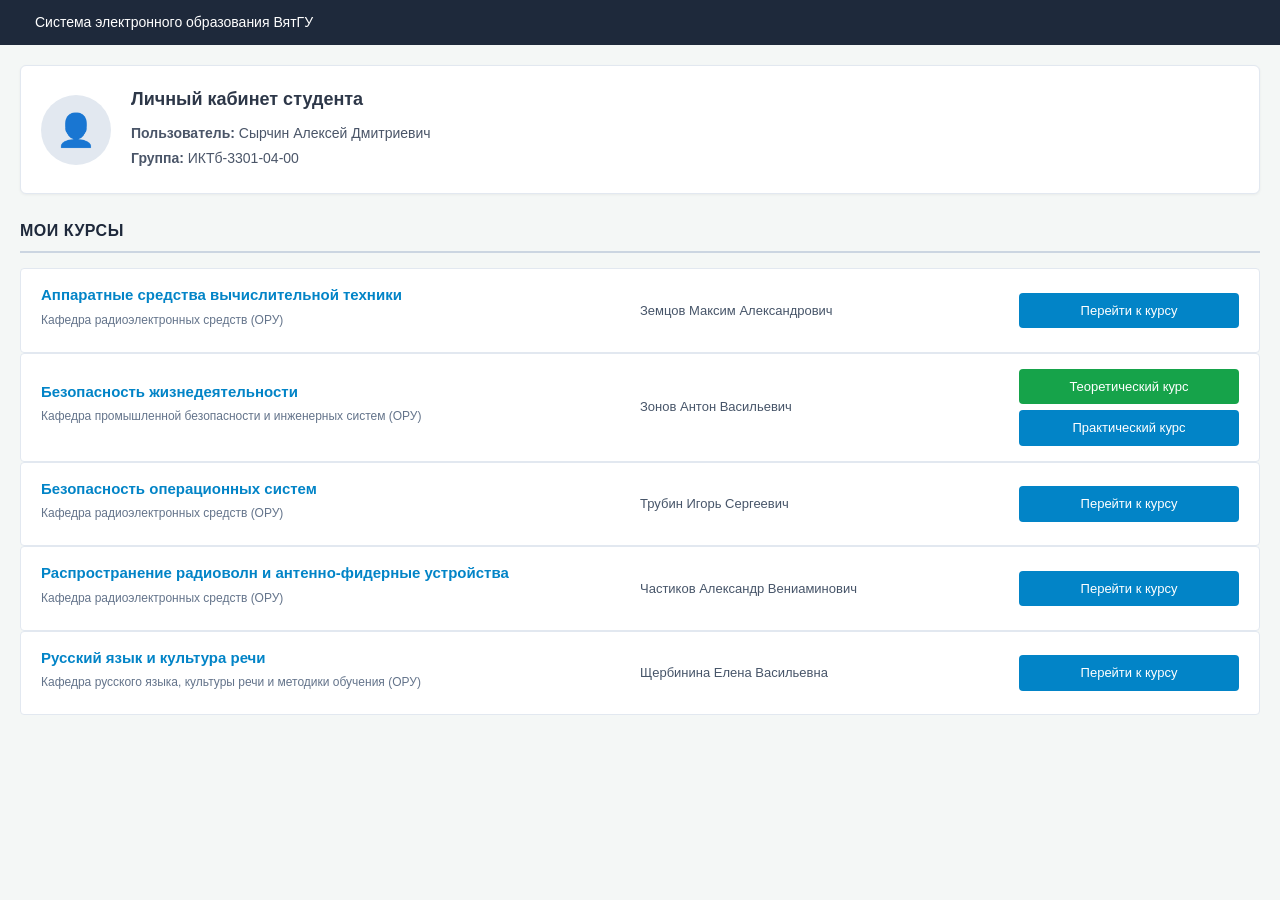
<file: index.html>
<!DOCTYPE html>
<html lang="ru">
<head>
    <meta charset="UTF-8">
    <meta name="viewport" content="width=device-width, initial-scale=1.0">
    <title>Личный кабинет | Система электронного обучения ВятГУ</title>
    <link rel="stylesheet" href="style.css">
</head>
<body>

    <header class="top-toolbar">
        <div class="toolbar-left">
            <span class="brand-name">Система электронного образования ВятГУ</span>
        </div>
    </header>

    <main class="container">
        
        <section class="profile-card">
            <div class="avatar-container">
                <div class="avatar-placeholder">👤</div>
            </div>
            <div class="profile-info">
                <h1 class="system-title">Личный кабинет студента</h1>
                <div class="student-details">
                    <p><strong>Пользователь:</strong> Сырчин Алексей Дмитриевич</p>
                    <p><strong>Группа:</strong> ИКТб-3301-04-00</p>
                </div>
            </div>
        </section>

        <div class="section-divider">
            <h2>Мои курсы</h2>
        </div>

        <section class="courses-grid">

            <div class="course-item">
                <div class="course-main">
                    <div class="course-text">
                        <h3 class="course-title">Аппаратные средства вычислительной техники</h3>
                        <p class="course-department">Кафедра радиоэлектронных средств (ОРУ)</p>
                    </div>
                </div>
                <div class="course-teacher">Земцов Максим Александрович</div>
                <div class="course-actions">
                    <a href="course.html" class="btn btn-blue">Перейти к курсу</a>
                </div>
            </div>

            <div class="course-item">
                <div class="course-main">
                    <div class="course-text">
                        <h3 class="course-title">Безопасность жизнедеятельности</h3>
                        <p class="course-department">Кафедра промышленной безопасности и инженерных систем (ОРУ)</p>
                    </div>
                </div>
                <div class="course-teacher">Зонов Антон Васильевич</div>
                <div class="course-actions double-btn">
                    <a href="coming_soon.html" class="btn btn-green">Теоретический курс</a>
                    <a href="coming_soon.html" class="btn btn-blue">Практический курс</a>
                </div>
            </div>

            <div class="course-item">
                <div class="course-main">
                    <div class="course-text">
                        <h3 class="course-title">Безопасность операционных систем</h3>
                        <p class="course-department">Кафедра радиоэлектронных средств (ОРУ)</p>
                    </div>
                </div>
                <div class="course-teacher">Трубин Игорь Сергеевич</div>
                <div class="course-actions">
                    <a href="coming_soon.html" class="btn btn-blue">Перейти к курсу</a>
                </div>
            </div>

            <div class="course-item">
                <div class="course-main">
                    <div class="course-text">
                        <h3 class="course-title">Распространение радиоволн и антенно-фидерные устройства</h3>
                        <p class="course-department">Кафедра радиоэлектронных средств (ОРУ)</p>
                    </div>
                </div>
                <div class="course-teacher">Частиков Александр Вениаминович</div>
                <div class="course-actions">
                    <a href="coming_soon.html" class="btn btn-blue">Перейти к курсу</a>
                </div>
            </div>

            <div class="course-item">
                <div class="course-main">
                    <div class="course-text">
                        <h3 class="course-title">Русский язык и культура речи</h3>
                        <p class="course-department">Кафедра русского языка, культуры речи и методики обучения (ОРУ)</p>
                    </div>
                </div>
                <div class="course-teacher">Щербинина Елена Васильевна</div>
                <div class="course-actions">
                    <a href="coming_soon.html" class="btn btn-blue">Перейти к курсу</a>
                </div>
            </div>

        </section>
    </main>

</body>
</html>
</file>
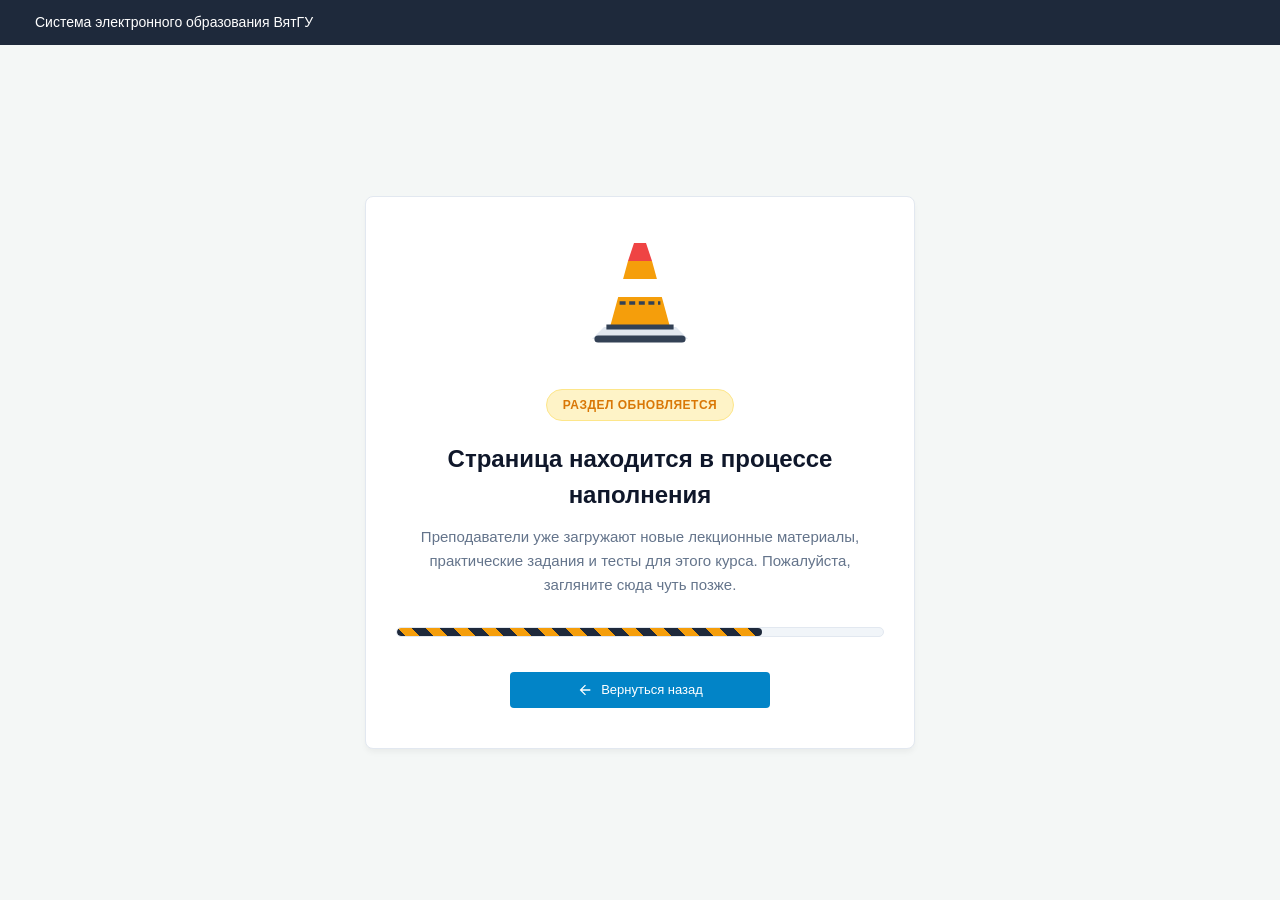
<file: coming_soon.html>
<!DOCTYPE html>
<html lang="ru">
<head>
    <meta charset="UTF-8">
    <meta name="viewport" content="width=device-width, initial-scale=1.0">
    <title>Страница в разработке | СЭО ВятГУ</title>
    <link rel="stylesheet" href="style.css">
</head>
<body>

    <header class="top-toolbar">
        <div class="toolbar-left">
            <!-- <span class="logo-icon">☰</span> -->
            <span class="brand-name">Система электронного образования ВятГУ</span>
        </div>
    </header>

    <main class="coming-soon-wrapper">
        <div class="coming-soon-card">
            
            <div class="illustration-container">
                <svg class="construction-icon" xmlns="http://www.w3.org/2000/svg" viewBox="0 0 100 100" width="120" height="120">
                    <path d="M10 85 L90 85 L80 75 L20 75 Z" fill="#e2e8f0"/>
                    <path d="M25 75 L75 75 L60 20 L40 20 Z" fill="#f59e0b"/>
                    <path d="M40 20 L60 20 L55 5 L45 5 Z" fill="#ef4444"/>
                    <path d="M31 50 L69 50 L65 35 L35 35 Z" fill="#ffffff"/>
                    <line x1="15" y1="85" x2="85" y2="85" stroke="#334155" stroke-width="6" stroke-linecap="round"/>
                    <line x1="22" y1="75" x2="78" y2="75" stroke="#334155" stroke-width="4"/>
                    <path d="M33 55 L67 55" stroke="#334155" stroke-width="3" stroke-dasharray="5 3"/>
                </svg>
            </div>

            <div class="status-badge">Раздел обновляется</div>
            
            <h1>Страница находится в процессе наполнения</h1>
            
            <p>Преподаватели уже загружают новые лекционные материалы, практические задания и тесты для этого курса. Пожалуйста, загляните сюда чуть позже.</p>
            
            <div class="progress-container">
                <div class="progress-bar"></div>
            </div>

            <a href="javascript:history.back()" class="btn btn-blue btn-with-icon">
                <svg width="16" height="16" viewBox="0 0 24 24">
                    <path d="M20 11H7.83l5.59-5.59L12 4l-8 8 8 8 1.41-1.41L7.83 13H20v-2z"/>
                </svg>
                Вернуться назад
            </a>

        </div>
    </main>

</body>
</html>
</file>
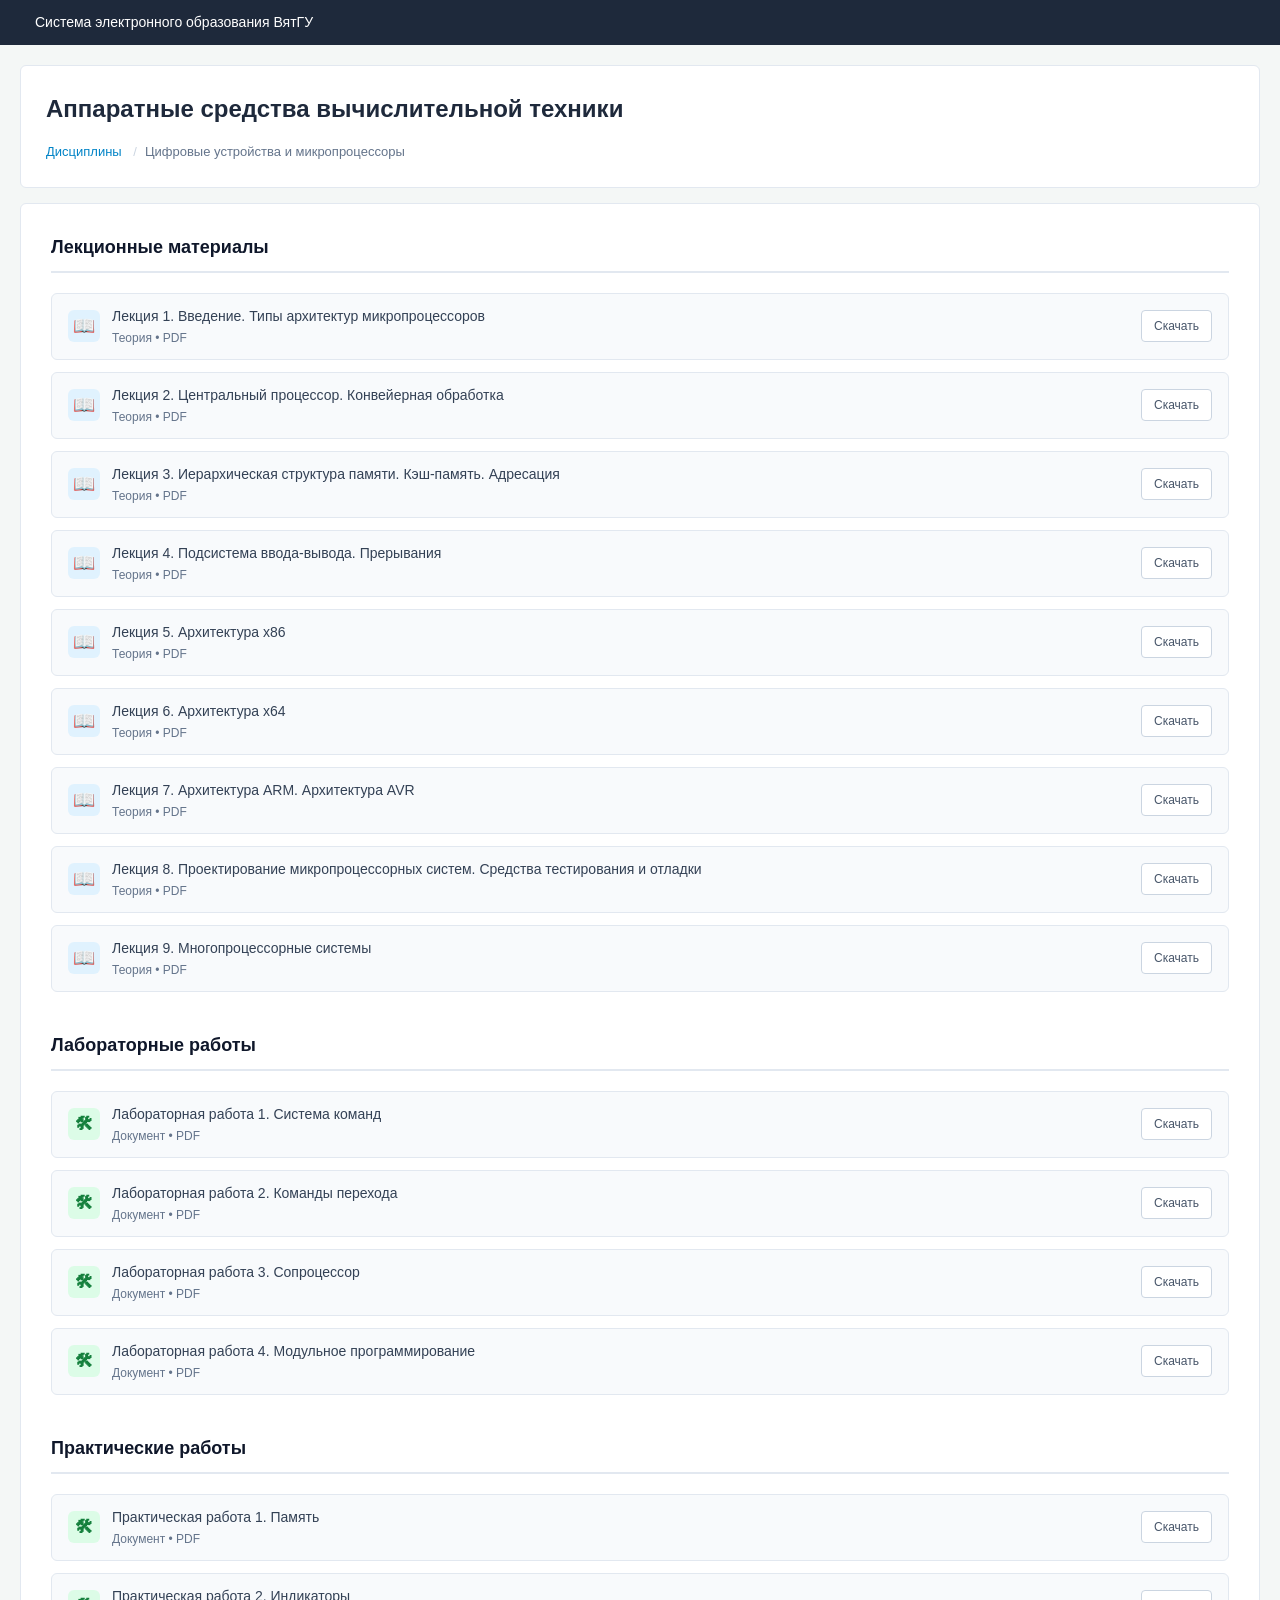
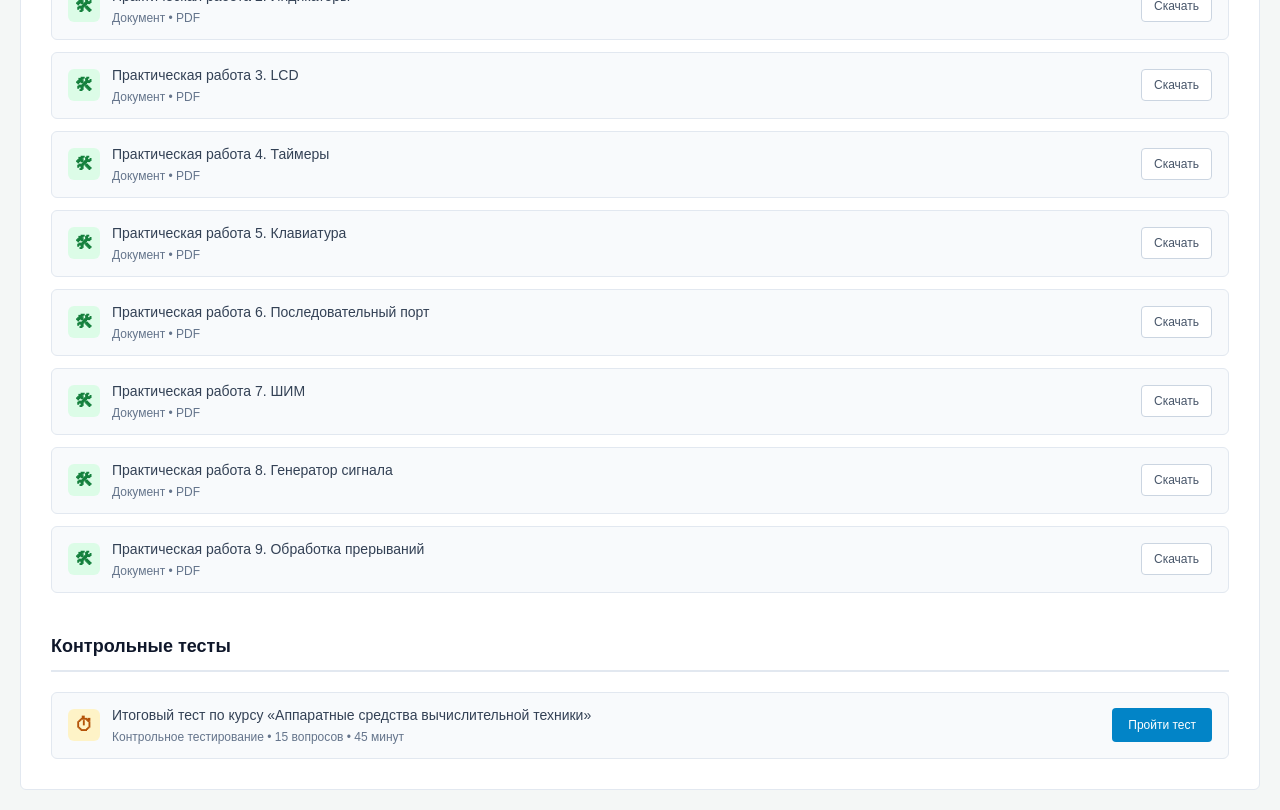
<file: course.html>
<!DOCTYPE html>
<html lang="ru">
<head>
    <meta charset="UTF-8">
    <meta name="viewport" content="width=device-width, initial-scale=1.0">
    <title>Аппаратные средства вычислительной техники</title>
    <link rel="stylesheet" href="style.css">
</head>
<body>

    <header class="top-toolbar">
        <div class="toolbar-left">
            <span class="brand-name">Система электронного образования ВятГУ</span>
        </div>
    </header>

    <main class="container">
        <section class="course-header">
            <h1 class="course-main-title">Аппаратные средства вычислительной техники</h1>
            <div class="breadcrumbs">
                <span><a href="index.html">Дисциплины</a></span>
                <span>Цифровые устройства и микропроцессоры</span>
            </div>
        </section>

        <section class="discipline-content">
            
            <div class="section-topic">
                <h2 class="topic-header">Лекционные материалы</h2>
                <div class="materials-list">
                    
                    <div class="material-row">
                        <div class="material-info">
                            <div class="material-icon icon-lecture">📖</div>
                            <div>
                                <div class="material-title">Лекция 1. Введение. Типы архитектур микропроцессоров</div>
                                <div class="material-meta">Теория • PDF</div>
                            </div>
                        </div>
                        <div class="completion-zone">
                            <a href="ЦУиМ_Лекция1.pdf" download class="btn-download">Скачать</a>
                        </div>
                    </div>

                    <div class="material-row">
                        <div class="material-info">
                            <div class="material-icon icon-lecture">📖</div>
                            <div>
                                <div class="material-title">Лекция 2. Центральный процессор. Конвейерная обработка</div>
                                <div class="material-meta">Теория • PDF</div>
                            </div>
                        </div>
                        <div class="completion-zone">
                            <a href="ЦУиМ_Лекция2.pdf" download class="btn-download">Скачать</a>
                        </div>
                    </div>

                    <div class="material-row">
                        <div class="material-info">
                            <div class="material-icon icon-lecture">📖</div>
                            <div>
                                <div class="material-title">Лекция 3. Иерархическая структура памяти. Кэш-память. Адресация</div>
                                <div class="material-meta">Теория • PDF</div>
                            </div>
                        </div>
                        <div class="completion-zone">
                            <a href="ЦУиМ_Лекция3.pdf" download class="btn-download">Скачать</a>
                        </div>
                    </div>

                    <div class="material-row">
                        <div class="material-info">
                            <div class="material-icon icon-lecture">📖</div>
                            <div>
                                <div class="material-title">Лекция 4. Подсистема ввода-вывода. Прерывания</div>
                                <div class="material-meta">Теория • PDF</div>
                            </div>
                        </div>
                        <div class="completion-zone">
                            <a href="ЦУиМ_Лекция4.pdf" download class="btn-download">Скачать</a>
                        </div>
                    </div>

                    <div class="material-row">
                        <div class="material-info">
                            <div class="material-icon icon-lecture">📖</div>
                            <div>
                                <div class="material-title">Лекция 5. Архитектура x86</div>
                                <div class="material-meta">Теория • PDF</div>
                            </div>
                        </div>
                        <div class="completion-zone">
                            <a href="ЦУиМ_Лекция5.pdf" download class="btn-download">Скачать</a>
                        </div>
                    </div>

                    <div class="material-row">
                        <div class="material-info">
                            <div class="material-icon icon-lecture">📖</div>
                            <div>
                                <div class="material-title">Лекция 6. Архитектура x64</div>
                                <div class="material-meta">Теория • PDF</div>
                            </div>
                        </div>
                        <div class="completion-zone">
                            <a href="ЦУиМ_Лекция6.pdf" download class="btn-download">Скачать</a>
                        </div>
                    </div>

                    <div class="material-row">
                        <div class="material-info">
                            <div class="material-icon icon-lecture">📖</div>
                            <div>
                                <div class="material-title">Лекция 7. Архитектура ARM. Архитектура AVR</div>
                                <div class="material-meta">Теория • PDF</div>
                            </div>
                        </div>
                        <div class="completion-zone">
                            <a href="ЦУиМ_Лекция7.pdf" download class="btn-download">Скачать</a>
                        </div>
                    </div>

                    <div class="material-row">
                        <div class="material-info">
                            <div class="material-icon icon-lecture">📖</div>
                            <div>
                                <div class="material-title">Лекция 8. Проектирование микропроцессорных систем. Средства тестирования и отладки</div>
                                <div class="material-meta">Теория • PDF</div>
                            </div>
                        </div>
                        <div class="completion-zone">
                            <a href="ЦУиМ_Лекция8.pdf" download class="btn-download">Скачать</a>
                        </div>
                    </div>

                    <div class="material-row">
                        <div class="material-info">
                            <div class="material-icon icon-lecture">📖</div>
                            <div>
                                <div class="material-title">Лекция 9. Многопроцессорные системы</div>
                                <div class="material-meta">Теория • PDF</div>
                            </div>
                        </div>
                        <div class="completion-zone">
                            <a href="ЦУиМ_Лекция9.pdf" download class="btn-download">Скачать</a>
                        </div>
                    </div>

                </div>
            </div>
            
            <div class="section-topic" style="margin-top: 40px;">
                <h2 class="topic-header">Лабораторные работы</h2>
                <div class="materials-list">
                    
                    <div class="material-row">
                        <div class="material-info">
                            <div class="material-icon icon-practice">🛠</div>
                            <div>
                                <div class="material-title">Лабораторная работа 1. Система команд</div>
                                <div class="material-meta">Документ • PDF</div>
                            </div>
                        </div>
                        <div class="completion-zone">
                            <a href="Лабораторная работа 1 Система команд.pdf" download class="btn-download">Скачать</a>
                        </div>
                    </div>

                    <div class="material-row">
                        <div class="material-info">
                            <div class="material-icon icon-practice">🛠</div>
                            <div>
                                <div class="material-title">Лабораторная работа 2. Команды перехода</div>
                                <div class="material-meta">Документ • PDF</div>
                            </div>
                        </div>
                        <div class="completion-zone">
                            <a href="Лабораторная работа 2 Команды перехода.pdf" download class="btn-download">Скачать</a>
                        </div>
                    </div>

                    <div class="material-row">
                        <div class="material-info">
                            <div class="material-icon icon-practice">🛠</div>
                            <div>
                                <div class="material-title">Лабораторная работа 3. Сопроцессор</div>
                                <div class="material-meta">Документ • PDF</div>
                            </div>
                        </div>
                        <div class="completion-zone">
                            <a href="Лабораторная работа 3 Сопроцессор.pdf" download class="btn-download">Скачать</a>
                        </div>
                    </div>

                    <div class="material-row">
                        <div class="material-info">
                            <div class="material-icon icon-practice">🛠</div>
                            <div>
                                <div class="material-title">Лабораторная работа 4. Модульное программирование</div>
                                <div class="material-meta">Документ • PDF</div>
                            </div>
                        </div>
                        <div class="completion-zone">
                            <a href="Лабораторная работа 4 Модульное программирование.pdf" download class="btn-download">Скачать</a>
                        </div>
                    </div>

                </div>
            </div>

            <div class="section-topic" style="margin-top: 40px;">
                <h2 class="topic-header">Практические работы</h2>
                <div class="materials-list">
                    
                    <div class="material-row">
                        <div class="material-info">
                            <div class="material-icon icon-practice">🛠</div>
                            <div>
                                <div class="material-title">Практическая работа 1. Память</div>
                                <div class="material-meta">Документ • PDF</div>
                            </div>
                        </div>
                        <div class="completion-zone">
                            <a href="Практическая работа 1. Память.pdf" download class="btn-download">Скачать</a>
                        </div>
                    </div>

                    <div class="material-row">
                        <div class="material-info">
                            <div class="material-icon icon-practice">🛠</div>
                            <div>
                                <div class="material-title">Практическая работа 2. Индикаторы</div>
                                <div class="material-meta">Документ • PDF</div>
                            </div>
                        </div>
                        <div class="completion-zone">
                            <a href="Практическая работа 2. Индикаторы.pdf" download class="btn-download">Скачать</a>
                        </div>
                    </div>

                    <div class="material-row">
                        <div class="material-info">
                            <div class="material-icon icon-practice">🛠</div>
                            <div>
                                <div class="material-title">Практическая работа 3. LCD</div>
                                <div class="material-meta">Документ • PDF</div>
                            </div>
                        </div>
                        <div class="completion-zone">
                            <a href="Практическая работа 3. LCD.pdf" download class="btn-download">Скачать</a>
                        </div>
                    </div>

                    <div class="material-row">
                        <div class="material-info">
                            <div class="material-icon icon-practice">🛠</div>
                            <div>
                                <div class="material-title">Практическая работа 4. Таймеры</div>
                                <div class="material-meta">Документ • PDF</div>
                            </div>
                        </div>
                        <div class="completion-zone">
                            <a href="Практическая работа 4. Таймеры.pdf" download class="btn-download">Скачать</a>
                        </div>
                    </div>

                    <div class="material-row">
                        <div class="material-info">
                            <div class="material-icon icon-practice">🛠</div>
                            <div>
                                <div class="material-title">Практическая работа 5. Клавиатура</div>
                                <div class="material-meta">Документ • PDF</div>
                            </div>
                        </div>
                        <div class="completion-zone">
                            <a href="Практическая работа 5. Клавиатура.pdf" download class="btn-download">Скачать</a>
                        </div>
                    </div>

                    <div class="material-row">
                        <div class="material-info">
                            <div class="material-icon icon-practice">🛠</div>
                            <div>
                                <div class="material-title">Практическая работа 6. Последовательный порт</div>
                                <div class="material-meta">Документ • PDF</div>
                            </div>
                        </div>
                        <div class="completion-zone">
                            <a href="Практическая работа 6. Последовательный порт.pdf" download class="btn-download">Скачать</a>
                        </div>
                    </div>

                    <div class="material-row">
                        <div class="material-info">
                            <div class="material-icon icon-practice">🛠</div>
                            <div>
                                <div class="material-title">Практическая работа 7. ШИМ</div>
                                <div class="material-meta">Документ • PDF</div>
                            </div>
                        </div>
                        <div class="completion-zone">
                            <a href="Практическая работа 7. ШИМ.pdf" download class="btn-download">Скачать</a>
                        </div>
                    </div>

                    <div class="material-row">
                        <div class="material-info">
                            <div class="material-icon icon-practice">🛠</div>
                            <div>
                                <div class="material-title">Практическая работа 8. Генератор сигнала</div>
                                <div class="material-meta">Документ • PDF</div>
                            </div>
                        </div>
                        <div class="completion-zone">
                            <a href="Практическая работа 8. Генератор сигнала.pdf" download class="btn-download">Скачать</a>
                        </div>
                    </div>

                    <div class="material-row">
                        <div class="material-info">
                            <div class="material-icon icon-practice">🛠</div>
                            <div>
                                <div class="material-title">Практическая работа 9. Обработка прерываний</div>
                                <div class="material-meta">Документ • PDF</div>
                            </div>
                        </div>
                        <div class="completion-zone">
                            <a href="Практическая работа 9. Обработка прерываний.pdf" download class="btn-download">Скачать</a>
                        </div>
                    </div>

                </div>
            </div>

            <div class="section-topic" style="margin-top: 40px;">
            <h2 class="topic-header">Контрольные тесты</h2>
            <div class="materials-list">
                
                <div class="material-row">
                    <div class="material-info">
                        <div class="material-icon icon-test" style="background: #fef3c7; color: #b45309;">⏱</div>
                        <div>
                            <div class="material-title">Итоговый тест по курсу «Аппаратные средства вычислительной техники»</div>
                            <div class="material-meta">Контрольное тестирование • 15 вопросов • 45 минут</div>
                        </div>
                    </div>
                    <div class="completion-zone">
                        <a href="test.html" class="btn-download" style="background: #0284c7; color: #ffffff; border: none; padding: 8px 16px;">Пройти тест</a>
                    </div>
                </div>

    </div>
</div>

        </section>
    </main>

</body>
</html>
</file>
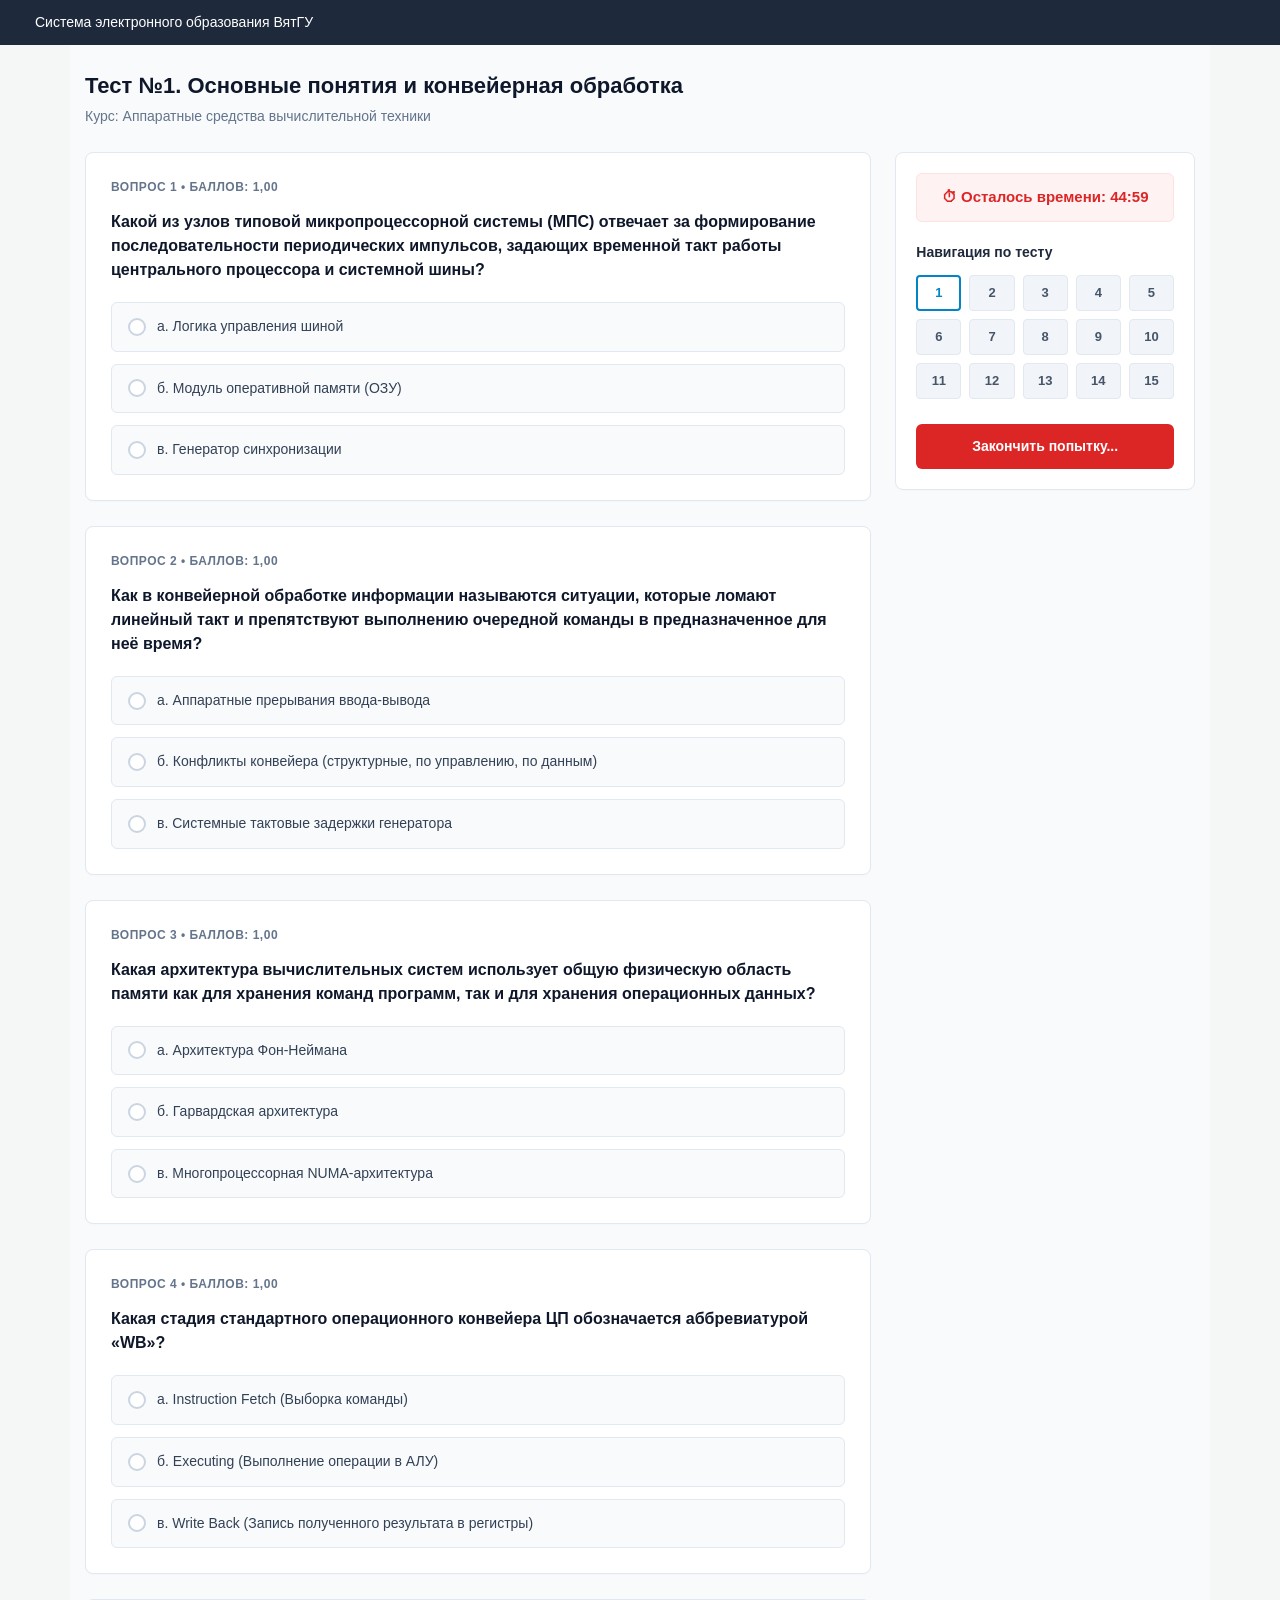
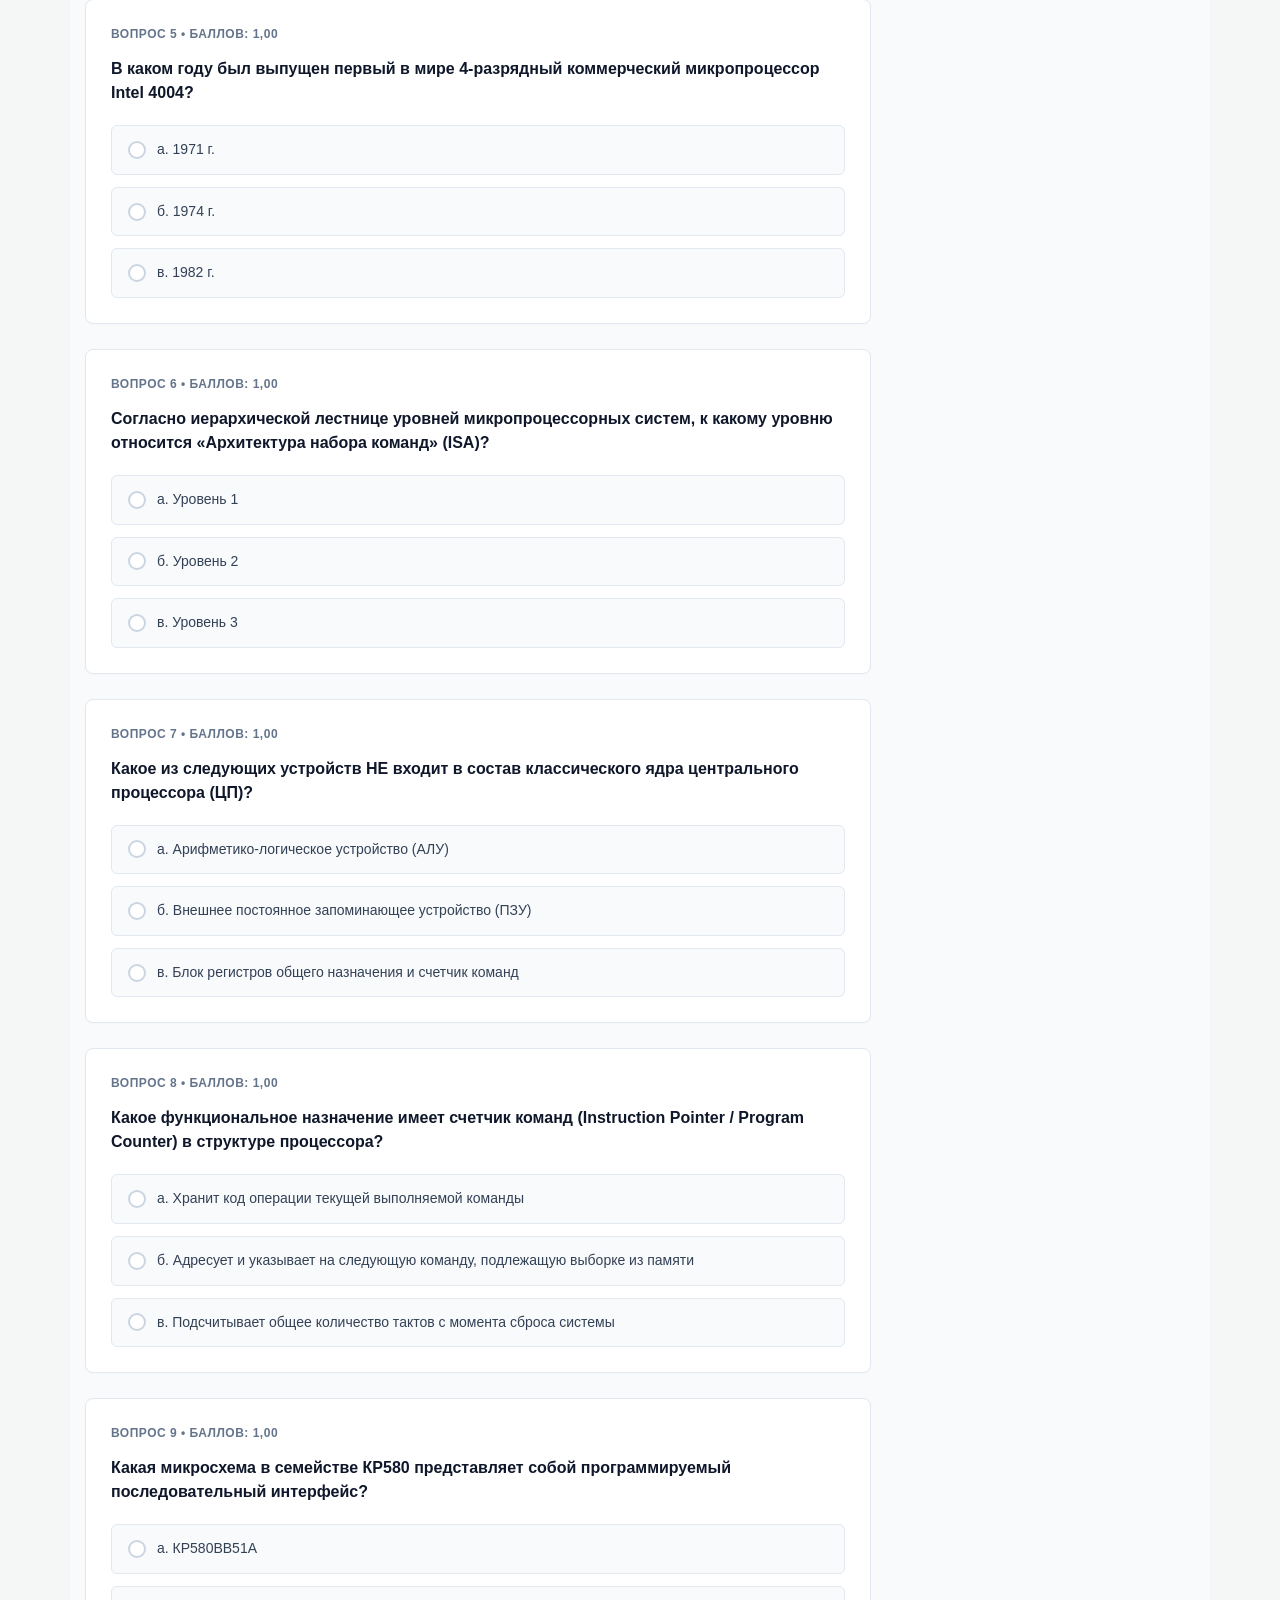
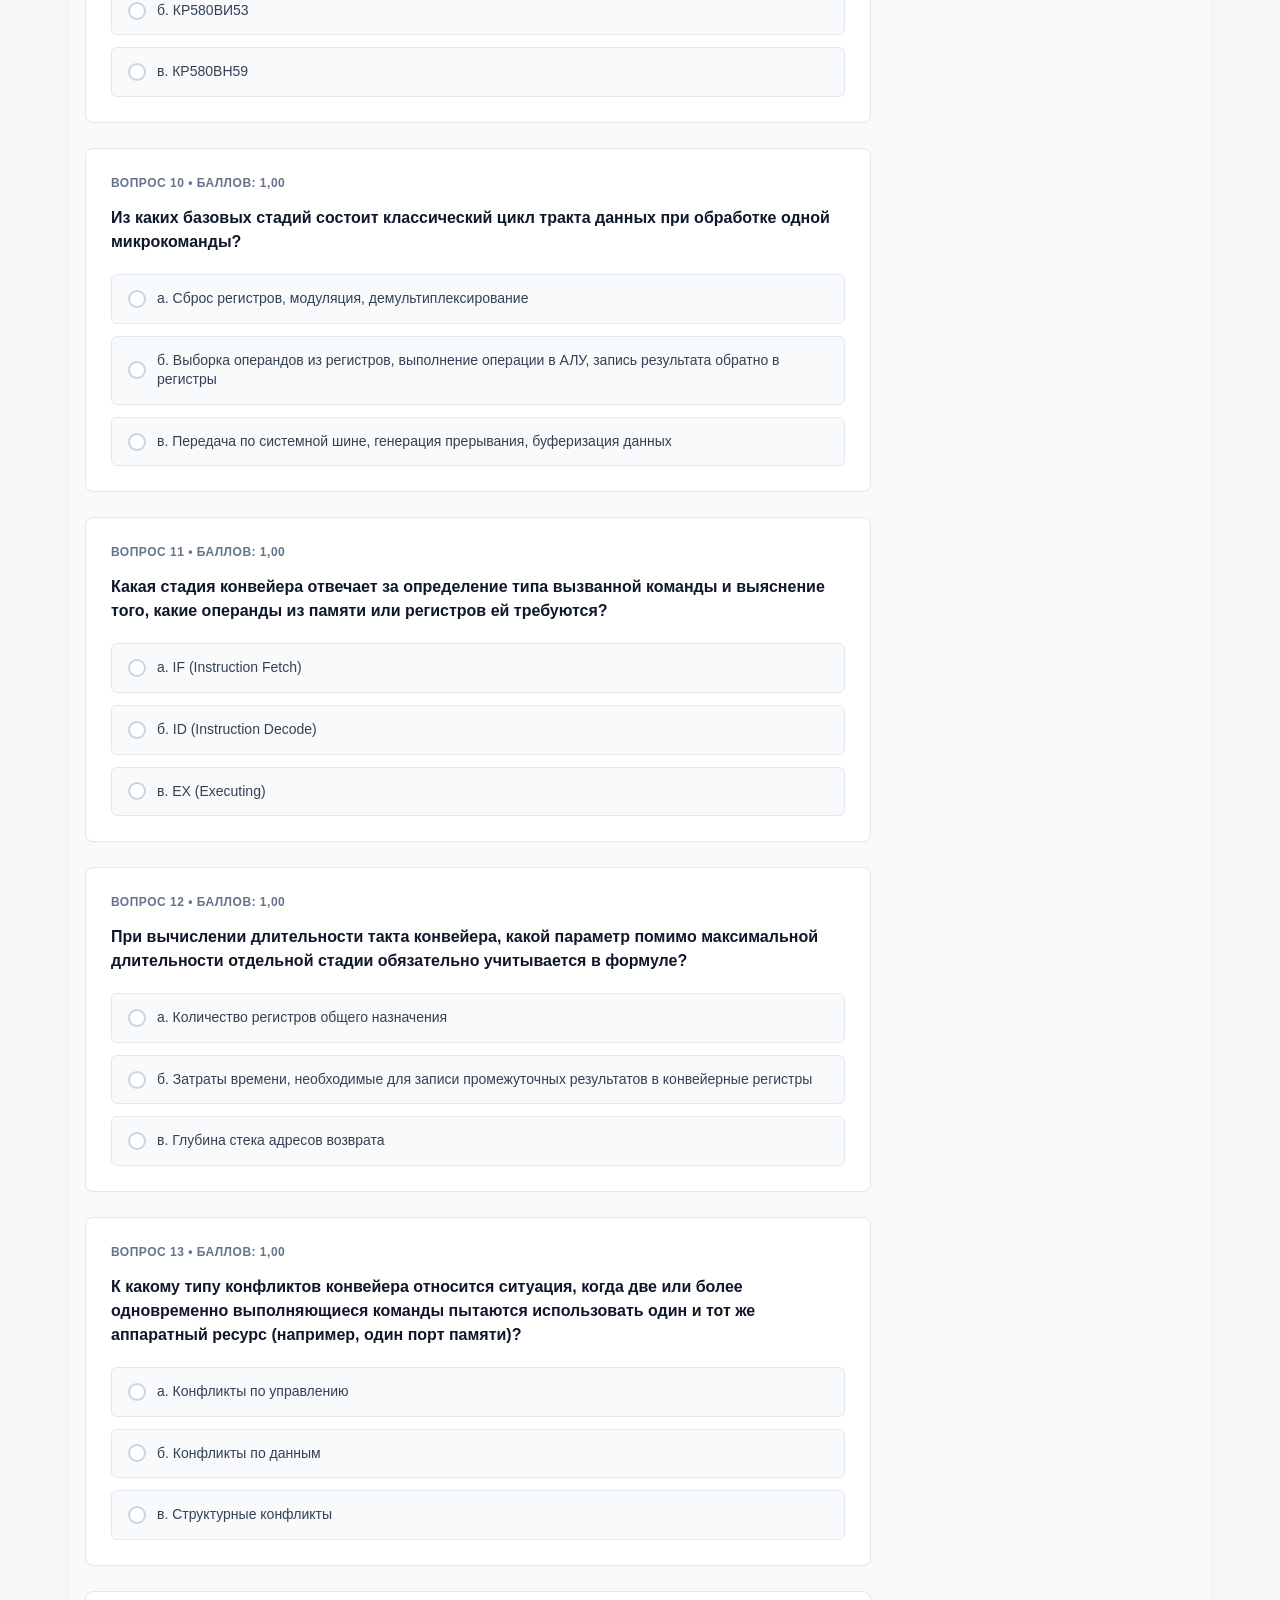
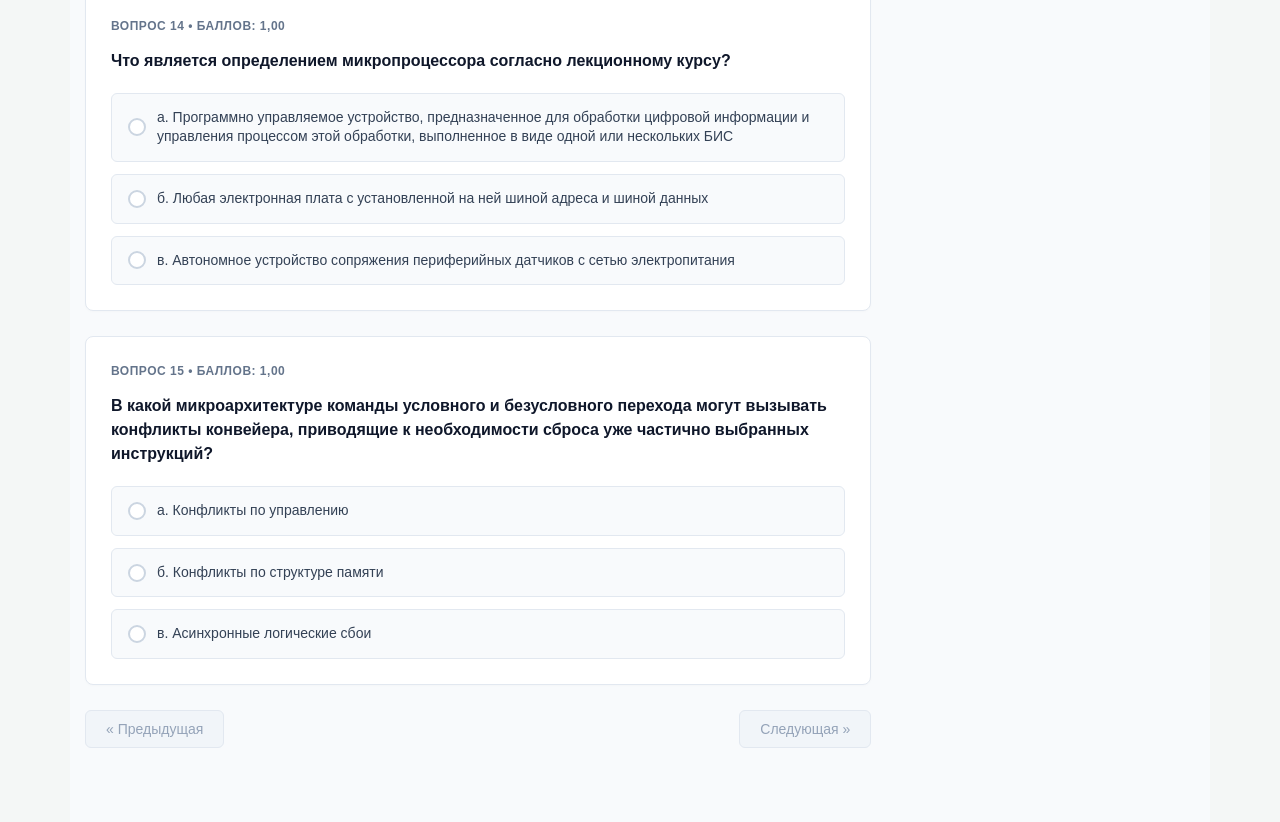
<file: test.html>
<!DOCTYPE html>
<html lang="ru">
<head>
    <meta charset="UTF-8">
    <meta name="viewport" content="width=device-width, initial-scale=1.0">
    <title>Тестирование | Система электронного образования ВятГУ</title>
    <link rel="stylesheet" href="style.css">
    
    <style>
        .test-container {
            max-width: 1140px;
            margin: 0 auto;
            padding: 24px 15px;
            font-family: -apple-system, BlinkMacSystemFont, "Segoe UI", Roboto, Helvetica, Arial, sans-serif;
            background-color: #f8fafc;
            min-height: 100vh;
        }

        .test-layout {
            display: block;
        }
        
        .test-layout::after {
            content: "";
            display: table;
            clear: both;
        }

        .questions-column {
            float: left;
            width: 73%;
            padding-right: 24px;
            box-sizing: border-box;
        }

        .navigation-column {
            float: right;
            width: 27%;
            box-sizing: border-box;
        }

        .question-card {
            background: #ffffff;
            border: 1px solid #e2e8f0;
            border-radius: 8px;
            padding: 25px;
            margin-bottom: 25px;
            box-shadow: 0 1px 3px rgba(0, 0, 0, 0.02);
        }

        .question-meta {
            font-size: 12px;
            color: #64748b;
            margin-bottom: 14px;
            font-weight: 600;
            text-transform: uppercase;
            letter-spacing: 0.5px;
        }

        .question-text {
            font-size: 16px;
            color: #0f172a;
            font-weight: 600;
            line-height: 1.5;
            margin-bottom: 20px;
        }

        .answers-group {
            display: flex;
            flex-direction: column;
            gap: 12px;
        }

        .answer-option {
            display: block;
            position: relative;
            padding: 14px 16px 14px 45px;
            background: #f8fafc;
            border: 1px solid #e2e8f0;
            border-radius: 6px;
            cursor: pointer;
            font-size: 14px;
            color: #334155;
            line-height: 1.4;
            transition: all 0.15s ease;
            user-select: none;
        }

        .answer-option:hover {
            background: #f1f5f9;
            border-color: #cbd5e1;
        }

        .answer-option input {
            position: absolute;
            opacity: 0;
            cursor: pointer;
        }

        .checkmark {
            position: absolute;
            top: 50%;
            left: 16px;
            transform: translateY(-50%);
            height: 18px;
            width: 18px;
            background-color: #ffffff;
            border: 2px solid #cbd5e1;
            border-radius: 50%;
            transition: all 0.15s ease;
        }

        .answer-option input:checked ~ .checkmark {
            border-color: #0284c7;
            background-color: #0284c7;
        }

        .checkmark::after {
            content: "";
            position: absolute;
            display: none;
            top: 4px;
            left: 4px;
            width: 6px;
            height: 6px;
            border-radius: 50%;
            background: #ffffff;
        }

        .answer-option input:checked ~ .checkmark::after {
            display: block;
        }

        .answer-option.selected-active {
            background: #f0f9ff;
            border-color: #bae6fd;
            color: #0369a1;
        }

        .nav-sticky-panel {
            background: #ffffff;
            border: 1px solid #e2e8f0;
            border-radius: 8px;
            padding: 20px;
            box-shadow: 0 1px 3px rgba(0, 0, 0, 0.02);
            position: sticky;
            top: 20px;
        }

        .timer-box {
            background: #fef2f2;
            border: 1px solid #fee2e2;
            border-radius: 6px;
            padding: 12px;
            text-align: center;
            color: #dc2626;
            font-weight: 700;
            font-size: 15px;
            margin-bottom: 20px;
        }

        .nav-title {
            font-size: 14px;
            font-weight: 600;
            color: #1e293b;
            margin-bottom: 12px;
        }

        .questions-grid {
            display: grid;
            grid-template-columns: repeat(5, 1fr);
            gap: 8px;
            margin-bottom: 25px;
        }

        .grid-item {
            display: flex;
            align-items: center;
            justify-content: center;
            height: 36px;
            background: #f1f5f9;
            border: 1px solid #e2e8f0;
            border-radius: 4px;
            font-size: 13px;
            font-weight: 600;
            color: #475569;
            text-decoration: none;
            transition: all 0.15s;
        }

        .grid-item:hover {
            background: #e2e8f0;
        }

        .grid-item.current {
            border: 2px solid #0284c7;
            color: #0284c7;
            background: #ffffff;
        }

        .grid-item.answered {
            background: #cbd5e1;
            border-color: #94a3b8;
            color: #1e293b;
        }

        .btn-finish-test {
            display: block;
            width: 100%;
            background: #dc2626;
            color: #ffffff;
            text-align: center;
            padding: 12px;
            border-radius: 6px;
            font-size: 14px;
            font-weight: 600;
            text-decoration: none;
            transition: background 0.15s;
            border: none;
            cursor: pointer;
            box-sizing: border-box;
        }

        .btn-finish-test:hover {
            background: #b91c1c;
        }

        .bottom-actions {
            display: flex;
            justify-content: space-between;
            margin-bottom: 50px;
        }

        .btn-nav-step {
            background: #f1f5f9;
            border: 1px solid #e2e8f0;
            color: #94a3b8;
            padding: 10px 20px;
            border-radius: 6px;
            font-size: 14px;
            font-weight: 500;
            cursor: not-allowed;
        }
    </style>
</head>
<body>

    <header class="top-toolbar">
        <div class="toolbar-left">
            <span class="brand-name">Система электронного образования ВятГУ</span>
        </div>
    </header>

    <div class="test-container">
        
        <div style="margin-bottom: 25px;">
            <h1 style="font-size: 22px; color: #0f172a; font-weight: 700; margin-bottom: 4px;">
                Тест №1. Основные понятия и конвейерная обработка
            </h1>
            <p style="font-size: 14px; color: #64748b;">
                Курс: Аппаратные средства вычислительной техники
            </p>
        </div>

        <div class="test-layout">
            
            <main class="questions-column">
                <form id="quizForm">
                    
                    <div class="question-card" id="q1">
                        <div class="question-meta">Вопрос 1 • Баллов: 1,00</div>
                        <div class="question-text">
                            Какой из узлов типовой микропроцессорной системы (МПС) отвечает за формирование последовательности периодических импульсов, задающих временной такт работы центрального процессора и системной шины?
                        </div>
                        <div class="answers-group">
                            <label class="answer-option">
                                <input type="radio" name="question1" value="a" onchange="markAnswered(1)">
                                <span class="checkmark"></span>
                                а. Логика управления шиной
                            </label>
                            <label class="answer-option">
                                <input type="radio" name="question1" value="b" onchange="markAnswered(1)">
                                <span class="checkmark"></span>
                                б. Модуль оперативной памяти (ОЗУ)
                            </label>
                            <label class="answer-option">
                                <input type="radio" name="question1" value="c" onchange="markAnswered(1)">
                                <span class="checkmark"></span>
                                в. Генератор синхронизации
                            </label>
                        </div>
                    </div>

                    <div class="question-card" id="q2">
                        <div class="question-meta">Вопрос 2 • Баллов: 1,00</div>
                        <div class="question-text">
                            Как в конвейерной обработке информации называются ситуации, которые ломают линейный такт и препятствуют выполнению очередной команды в предназначенное для неё время?
                        </div>
                        <div class="answers-group">
                            <label class="answer-option">
                                <input type="radio" name="question2" value="a" onchange="markAnswered(2)">
                                <span class="checkmark"></span>
                                а. Аппаратные прерывания ввода-вывода
                            </label>
                            <label class="answer-option">
                                <input type="radio" name="question2" value="b" onchange="markAnswered(2)">
                                <span class="checkmark"></span>
                                б. Конфликты конвейера (структурные, по управлению, по данным)
                            </label>
                            <label class="answer-option">
                                <input type="radio" name="question2" value="c" onchange="markAnswered(2)">
                                <span class="checkmark"></span>
                                в. Системные тактовые задержки генератора
                            </label>
                        </div>
                    </div>

                    <div class="question-card" id="q3">
                        <div class="question-meta">Вопрос 3 • Баллов: 1,00</div>
                        <div class="question-text">
                            Какая архитектура вычислительных систем использует общую физическую область памяти как для хранения команд программ, так и для хранения операционных данных?
                        </div>
                        <div class="answers-group">
                            <label class="answer-option">
                                <input type="radio" name="question3" value="a" onchange="markAnswered(3)">
                                <span class="checkmark"></span>
                                а. Архитектура Фон-Неймана
                            </label>
                            <label class="answer-option">
                                <input type="radio" name="question3" value="b" onchange="markAnswered(3)">
                                <span class="checkmark"></span>
                                б. Гарвардская архитектура
                            </label>
                            <label class="answer-option">
                                <input type="radio" name="question3" value="c" onchange="markAnswered(3)">
                                <span class="checkmark"></span>
                                в. Многопроцессорная NUMA-архитектура
                            </label>
                        </div>
                    </div>

                    <div class="question-card" id="q4">
                        <div class="question-meta">Вопрос 4 • Баллов: 1,00</div>
                        <div class="question-text">
                            Какая стадия стандартного операционного конвейера ЦП обозначается аббревиатурой «WB»?
                        </div>
                        <div class="answers-group">
                            <label class="answer-option">
                                <input type="radio" name="question4" value="a" onchange="markAnswered(4)">
                                <span class="checkmark"></span>
                                а. Instruction Fetch (Выборка команды)
                            </label>
                            <label class="answer-option">
                                <input type="radio" name="question4" value="b" onchange="markAnswered(4)">
                                <span class="checkmark"></span>
                                б. Executing (Выполнение операции в АЛУ)
                            </label>
                            <label class="answer-option">
                                <input type="radio" name="question4" value="c" onchange="markAnswered(4)">
                                <span class="checkmark"></span>
                                в. Write Back (Запись полученного результата в регистры)
                            </label>
                        </div>
                    </div>

                    <div class="question-card" id="q5">
                        <div class="question-meta">Вопрос 5 • Баллов: 1,00</div>
                        <div class="question-text">
                            В каком году был выпущен первый в мире 4-разрядный коммерческий микропроцессор Intel 4004?
                        </div>
                        <div class="answers-group">
                            <label class="answer-option">
                                <input type="radio" name="question5" value="a" onchange="markAnswered(5)">
                                <span class="checkmark"></span>
                                а. 1971 г.
                            </label>
                            <label class="answer-option">
                                <input type="radio" name="question5" value="b" onchange="markAnswered(5)">
                                <span class="checkmark"></span>
                                б. 1974 г.
                            </label>
                            <label class="answer-option">
                                <input type="radio" name="question5" value="c" onchange="markAnswered(5)">
                                <span class="checkmark"></span>
                                в. 1982 г.
                            </label>
                        </div>
                    </div>

                    <div class="question-card" id="q6">
                        <div class="question-meta">Вопрос 6 • Баллов: 1,00</div>
                        <div class="question-text">
                            Согласно иерархической лестнице уровней микропроцессорных систем, к какому уровню относится «Архитектура набора команд» (ISA)?
                        </div>
                        <div class="answers-group">
                            <label class="answer-option">
                                <input type="radio" name="question6" value="a" onchange="markAnswered(6)">
                                <span class="checkmark"></span>
                                а. Уровень 1
                            </label>
                            <label class="answer-option">
                                <input type="radio" name="question6" value="b" onchange="markAnswered(6)">
                                <span class="checkmark"></span>
                                б. Уровень 2
                            </label>
                            <label class="answer-option">
                                <input type="radio" name="question6" value="c" onchange="markAnswered(6)">
                                <span class="checkmark"></span>
                                в. Уровень 3
                            </label>
                        </div>
                    </div>

                    <div class="question-card" id="q7">
                        <div class="question-meta">Вопрос 7 • Баллов: 1,00</div>
                        <div class="question-text">
                            Какое из следующих устройств НЕ входит в состав классического ядра центрального процессора (ЦП)?
                        </div>
                        <div class="answers-group">
                            <label class="answer-option">
                                <input type="radio" name="question7" value="a" onchange="markAnswered(7)">
                                <span class="checkmark"></span>
                                а. Арифметико-логическое устройство (АЛУ)
                            </label>
                            <label class="answer-option">
                                <input type="radio" name="question7" value="b" onchange="markAnswered(7)">
                                <span class="checkmark"></span>
                                б. Внешнее постоянное запоминающее устройство (ПЗУ)
                            </label>
                            <label class="answer-option">
                                <input type="radio" name="question7" value="c" onchange="markAnswered(7)">
                                <span class="checkmark"></span>
                                в. Блок регистров общего назначения и счетчик команд
                            </label>
                        </div>
                    </div>

                    <div class="question-card" id="q8">
                        <div class="question-meta">Вопрос 8 • Баллов: 1,00</div>
                        <div class="question-text">
                            Какое функциональное назначение имеет счетчик команд (Instruction Pointer / Program Counter) в структуре процессора?
                        </div>
                        <div class="answers-group">
                            <label class="answer-option">
                                <input type="radio" name="question8" value="a" onchange="markAnswered(8)">
                                <span class="checkmark"></span>
                                а. Хранит код операции текущей выполняемой команды
                            </label>
                            <label class="answer-option">
                                <input type="radio" name="question8" value="b" onchange="markAnswered(8)">
                                <span class="checkmark"></span>
                                б. Адресует и указывает на следующую команду, подлежащую выборке из памяти
                            </label>
                            <label class="answer-option">
                                <input type="radio" name="question8" value="c" onchange="markAnswered(8)">
                                <span class="checkmark"></span>
                                в. Подсчитывает общее количество тактов с момента сброса системы
                            </label>
                        </div>
                    </div>

                    <div class="question-card" id="q9">
                        <div class="question-meta">Вопрос 9 • Баллов: 1,00</div>
                        <div class="question-text">
                            Какая микросхема в семействе КР580 представляет собой программируемый последовательный интерфейс?
                        </div>
                        <div class="answers-group">
                            <label class="answer-option">
                                <input type="radio" name="question9" value="a" onchange="markAnswered(9)">
                                <span class="checkmark"></span>
                                а. КР580ВВ51А
                            </label>
                            <label class="answer-option">
                                <input type="radio" name="question9" value="b" onchange="markAnswered(9)">
                                <span class="checkmark"></span>
                                б. КР580ВИ53
                            </label>
                            <label class="answer-option">
                                <input type="radio" name="question9" value="c" onchange="markAnswered(9)">
                                <span class="checkmark"></span>
                                в. КР580ВН59
                            </label>
                        </div>
                    </div>

                    <div class="question-card" id="q10">
                        <div class="question-meta">Вопрос 10 • Баллов: 1,00</div>
                        <div class="question-text">
                            Из каких базовых стадий состоит классический цикл тракта данных при обработке одной микрокоманды?
                        </div>
                        <div class="answers-group">
                            <label class="answer-option">
                                <input type="radio" name="question10" value="a" onchange="markAnswered(10)">
                                <span class="checkmark"></span>
                                а. Сброс регистров, модуляция, демультиплексирование
                            </label>
                            <label class="answer-option">
                                <input type="radio" name="question10" value="b" onchange="markAnswered(10)">
                                <span class="checkmark"></span>
                                б. Выборка операндов из регистров, выполнение операции в АЛУ, запись результата обратно в регистры
                            </label>
                            <label class="answer-option">
                                <input type="radio" name="question10" value="c" onchange="markAnswered(10)">
                                <span class="checkmark"></span>
                                в. Передача по системной шине, генерация прерывания, буферизация данных
                            </label>
                        </div>
                    </div>

                    <div class="question-card" id="q11">
                        <div class="question-meta">Вопрос 11 • Баллов: 1,00</div>
                        <div class="question-text">
                            Какая стадия конвейера отвечает за определение типа вызванной команды и выяснение того, какие операнды из памяти или регистров ей требуются?
                        </div>
                        <div class="answers-group">
                            <label class="answer-option">
                                <input type="radio" name="question11" value="a" onchange="markAnswered(11)">
                                <span class="checkmark"></span>
                                а. IF (Instruction Fetch)
                            </label>
                            <label class="answer-option">
                                <input type="radio" name="question11" value="b" onchange="markAnswered(11)">
                                <span class="checkmark"></span>
                                б. ID (Instruction Decode)
                            </label>
                            <label class="answer-option">
                                <input type="radio" name="question11" value="c" onchange="markAnswered(11)">
                                <span class="checkmark"></span>
                                в. EX (Executing)
                            </label>
                        </div>
                    </div>

                    <div class="question-card" id="q12">
                        <div class="question-meta">Вопрос 12 • Баллов: 1,00</div>
                        <div class="question-text">
                            При вычислении длительности такта конвейера, какой параметр помимо максимальной длительности отдельной стадии обязательно учитывается в формуле?
                        </div>
                        <div class="answers-group">
                            <label class="answer-option">
                                <input type="radio" name="question12" value="a" onchange="markAnswered(12)">
                                <span class="checkmark"></span>
                                а. Количество регистров общего назначения
                            </label>
                            <label class="answer-option">
                                <input type="radio" name="question12" value="b" onchange="markAnswered(12)">
                                <span class="checkmark"></span>
                                б. Затраты времени, необходимые для записи промежуточных результатов в конвейерные регистры
                            </label>
                            <label class="answer-option">
                                <input type="radio" name="question12" value="c" onchange="markAnswered(12)">
                                <span class="checkmark"></span>
                                в. Глубина стека адресов возврата
                            </label>
                        </div>
                    </div>

                    <div class="question-card" id="q13">
                        <div class="question-meta">Вопрос 13 • Баллов: 1,00</div>
                        <div class="question-text">
                            К какому типу конфликтов конвейера относится ситуация, когда две или более одновременно выполняющиеся команды пытаются использовать один и тот же аппаратный ресурс (например, один порт памяти)?
                        </div>
                        <div class="answers-group">
                            <label class="answer-option">
                                <input type="radio" name="question13" value="a" onchange="markAnswered(13)">
                                <span class="checkmark"></span>
                                а. Конфликты по управлению
                            </label>
                            <label class="answer-option">
                                <input type="radio" name="question13" value="b" onchange="markAnswered(13)">
                                <span class="checkmark"></span>
                                б. Конфликты по данным
                            </label>
                            <label class="answer-option">
                                <input type="radio" name="question13" value="c" onchange="markAnswered(13)">
                                <span class="checkmark"></span>
                                в. Структурные конфликты
                            </label>
                        </div>
                    </div>

                    <div class="question-card" id="q14">
                        <div class="question-meta">Вопрос 14 • Баллов: 1,00</div>
                        <div class="question-text">
                            Что является определением микропроцессора согласно лекционному курсу?
                        </div>
                        <div class="answers-group">
                            <label class="answer-option">
                                <input type="radio" name="question14" value="a" onchange="markAnswered(14)">
                                <span class="checkmark"></span>
                                а. Программно управляемое устройство, предназначенное для обработки цифровой информации и управления процессом этой обработки, выполненное в виде одной или нескольких БИС
                            </label>
                            <label class="answer-option">
                                <input type="radio" name="question14" value="b" onchange="markAnswered(14)">
                                <span class="checkmark"></span>
                                б. Любая электронная плата с установленной на ней шиной адреса и шиной данных
                            </label>
                            <label class="answer-option">
                                <input type="radio" name="question14" value="c" onchange="markAnswered(14)">
                                <span class="checkmark"></span>
                                в. Автономное устройство сопряжения периферийных датчиков с сетью электропитания
                            </label>
                        </div>
                    </div>

                    <div class="question-card" id="q15">
                        <div class="question-meta">Вопрос 15 • Баллов: 1,00</div>
                        <div class="question-text">
                            В какой микроархитектуре команды условного и безусловного перехода могут вызывать конфликты конвейера, приводящие к необходимости сброса уже частично выбранных инструкций?
                        </div>
                        <div class="answers-group">
                            <label class="answer-option">
                                <input type="radio" name="question15" value="a" onchange="markAnswered(15)">
                                <span class="checkmark"></span>
                                а. Конфликты по управлению
                            </label>
                            <label class="answer-option">
                                <input type="radio" name="question15" value="b" onchange="markAnswered(15)">
                                <span class="checkmark"></span>
                                б. Конфликты по структуре памяти
                            </label>
                            <label class="answer-option">
                                <input type="radio" name="question15" value="c" onchange="markAnswered(15)">
                                <span class="checkmark"></span>
                                в. Асинхронные логические сбои
                            </label>
                        </div>
                    </div>

                </form>

                <div class="bottom-actions">
                    <button class="btn-nav-step" disabled>« Предыдущая</button>
                    <button class="btn-nav-step" disabled>Следующая »</button>
                </div>
            </main>

            <aside class="navigation-column">
                <div class="nav-sticky-panel">
                    
                    <div class="timer-box">
                        ⏱ Осталось времени: <span id="timerClock">45:00</span>
                    </div>

                    <div class="nav-title">Навигация по тесту</div>
                    
                    <div class="questions-grid">
                        <a href="#q1" class="grid-item current" id="nav-item-1">1</a>
                        <a href="#q2" class="grid-item" id="nav-item-2">2</a>
                        <a href="#q3" class="grid-item" id="nav-item-3">3</a>
                        <a href="#q4" class="grid-item" id="nav-item-4">4</a>
                        <a href="#q5" class="grid-item" id="nav-item-5">5</a>
                        <a href="#q6" class="grid-item" id="nav-item-6">6</a>
                        <a href="#q7" class="grid-item" id="nav-item-7">7</a>
                        <a href="#q8" class="grid-item" id="nav-item-8">8</a>
                        <a href="#q9" class="grid-item" id="nav-item-9">9</a>
                        <a href="#q10" class="grid-item" id="nav-item-10">10</a>
                        <a href="#q11" class="grid-item" id="nav-item-11">11</a>
                        <a href="#q12" class="grid-item" id="nav-item-12">12</a>
                        <a href="#q13" class="grid-item" id="nav-item-13">13</a>
                        <a href="#q14" class="grid-item" id="nav-item-14">14</a>
                        <a href="#q15" class="grid-item" id="nav-item-15">15</a>
                    </div>

                    <a href="course.html" class="btn-finish-test" onclick="finishQuiz()">Закончить попытку...</a>
                </div>
            </aside>

        </div>
    </div>

    <script>
        function markAnswered(questionNumber) {
            const navItem = document.getElementById('nav-item-' + questionNumber);
            if (navItem) {
                navItem.classList.add('answered');
            }

            const questionCard = document.getElementById('q' + questionNumber);
            const options = questionCard.querySelectorAll('.answer-option');
            options.forEach(opt => {
                const radio = opt.querySelector('input');
                if (radio.checked) {
                    opt.classList.add('selected-active');
                } else {
                    opt.classList.remove('selected-active');
                }
            });
        }

        let timeInSeconds = 45 * 60;
        const timerElement = document.getElementById('timerClock');

        const countdown = setInterval(() => {
            let minutes = Math.floor(timeInSeconds / 60);
            let seconds = timeInSeconds % 60;

            seconds = seconds < 10 ? '0' + seconds : seconds;
            minutes = minutes < 10 ? '0' + minutes : minutes;

            timerElement.textContent = minutes + ':' + seconds;

            if (timeInSeconds <= 0) {
                clearInterval(countdown);
                alert('Время вышло! Результаты автоматически зафиксированы.');
                window.location.href = 'course.html';
            }
            timeInSeconds--;
        }, 1000);

        function finishQuiz() {
            //alert('Тест пройден!');
        }
    </script>

</body>
</html>
</file>
<file: style.css>
* {
    margin: 0;
    padding: 0;
    box-sizing: border-box;
}

body {
    font-family: -apple-system, BlinkMacSystemFont, "Segoe UI", Roboto, Helvetica, Arial, sans-serif;
    background-color: #f4f7f6;
    color: #333;
    line-height: 1.5;
}

.top-toolbar {
    background-color: #1e293b;
    color: #fff;
    padding: 10px 20px;
    display: flex;
    justify-content: space-between;
    align-items: center;
    height: 45px;
    font-size: 14px;
}

.brand-name {
    margin-left: 15px;
    font-weight: 500;
}

.user-status {
    color: #4ade80;
    font-size: 12px;
}

.container {
    max-width: 1400px;
    margin: 20px auto;
    padding: 0 20px;
}

.profile-card {
    background: #fff;
    border: 1px solid #e2e8f0;
    border-radius: 6px;
    padding: 20px;
    display: flex;
    align-items: center;
    gap: 20px;
    margin-bottom: 25px;
    box-shadow: 0 1px 3px rgba(0,0,0,0.05);
}

.avatar-placeholder {
    width: 70px;
    height: 70px;
    background-color: #e2e8f0;
    border-radius: 50%;
    display: flex;
    align-items: center;
    justify-content: center;
    font-size: 32px;
    color: #a0aec0;
}

.system-title {
    font-size: 18px;
    color: #2d3748;
    margin-bottom: 10px;
    font-weight: 600;
}

.student-details p {
    font-size: 14px;
    color: #4a5568;
    margin-bottom: 4px;
}

.section-divider {
    border-bottom: 2px solid #cbd5e1;
    padding-bottom: 8px;
    margin-bottom: 15px;
}

.section-divider h2 {
    font-size: 16px;
    color: #1e293b;
    text-transform: uppercase;
    letter-spacing: 0.5px;
}

.courses-list {
    display: flex;
    flex-direction: column;
    gap: 12px;
}

.course-item {
    background: #fff;
    border: 1px solid #e2e8f0;
    border-radius: 4px;
    padding: 15px 20px;
    display: grid;
    grid-template-columns: 2fr 1fr 1fr;
    align-items: center;
    gap: 20px;
    transition: background-color 0.2s;
}

.course-item:hover {
    background-color: #f8fafc;
}

.course-main {
    display: flex;
    align-items: flex-start;
    gap: 15px;
}

.star-icon {
    font-size: 20px;
    color: #cbd5e1;
    cursor: pointer;
    line-height: 1;
}

.star-icon:hover {
    color: #f59e0b;
}

.course-title {
    font-size: 15px;
    color: #0284c7;
    font-weight: 600;
    margin-bottom: 4px;
    cursor: pointer;
}

.course-title:hover {
    text-decoration: underline;
}

.course-department {
    font-size: 12px;
    color: #64748b;
    margin-bottom: 8px;
}

.visit-date {
    display: inline-block;
    font-size: 11px;
    background-color: #f1f5f9;
    color: #334155;
    padding: 3px 8px;
    border-radius: 4px;
    border: 1px solid #e2e8f0;
}

.course-teacher {
    font-size: 13px;
    color: #475569;
}

.course-actions {
    display: flex;
    justify-content: flex-end;
}

.double-btn {
    flex-direction: column;
    gap: 6px;
    width: 100%;
    max-width: 220px;
    margin-left: auto;
}

.btn {
    display: block;
    text-align: center;
    padding: 8px 16px;
    font-size: 13px;
    text-decoration: none;
    border-radius: 4px;
    font-weight: 500;
    width: 100%;
    max-width: 220px;
    transition: opacity 0.2s;
}

.btn:hover {
    opacity: 0.9;
}

.btn-blue {
    background-color: #0284c7;
    color: white;
}

.btn-green {
    background-color: #16a34a;
    color: white;
}

@media (max-width: 900px) {
    .course-item {
        grid-template-columns: 1fr;
        gap: 12px;
    }
    .course-actions, .double-btn {
        justify-content: flex-start;
        margin-left: 0;
        max-width: 100%;
    }
    .btn {
        max-width: 100%;
    }
    .profile-card {
        flex-direction: column;
        text-align: center;
    }
}

.coming-soon-wrapper {
    display: flex;
    align-items: center;
    justify-content: center;
    min-height: calc(100vh - 45px);
    padding: 20px;
}

.coming-soon-card {
    background: #ffffff;
    border: 1px solid #e2e8f0;
    border-radius: 8px;
    max-width: 550px;
    width: 100%;
    padding: 40px 30px;
    text-align: center;
    box-shadow: 0 4px 6px -1px rgba(0, 0, 0, 0.05);
}

.illustration-container {
    margin-bottom: 25px;
}

.construction-icon {
    animation: float-anim 3s ease-in-out infinite;
}

@keyframes float-anim {
    0% { transform: translateY(0px); }
    50% { transform: translateY(-10px); }
    100% { transform: translateY(0px); }
}

.status-badge {
    display: inline-block;
    background-color: #fef3c7;
    color: #d97706;
    font-size: 12px;
    font-weight: 600;
    padding: 6px 16px;
    border-radius: 50px;
    text-transform: uppercase;
    letter-spacing: 0.5px;
    margin-bottom: 20px;
    border: 1px solid #fde68a;
}

.coming-soon-card h1 {
    font-size: 24px;
    color: #0f172a;
    margin-bottom: 12px;
    font-weight: 700;
}

.coming-soon-card p {
    font-size: 15px;
    color: #64748b;
    line-height: 1.6;
    margin-bottom: 30px;
}

.progress-container {
    background-color: #f1f5f9;
    border-radius: 10px;
    height: 10px;
    width: 100%;
    margin-bottom: 35px;
    overflow: hidden;
    border: 1px solid #e2e8f0;
}

.progress-bar {
    background: repeating-linear-gradient(
        45deg,
        #f59e0b,
        #f59e0b 10px,
        #1e293b 10px,
        #1e293b 20px
    );
    width: 75%;
    height: 100%;
    border-radius: 10px;
    animation: progress-slide 2s linear infinite;
    background-size: 28px 28px;
}

@keyframes progress-slide {
    0% { background-position: 0 0; }
    100% { background-position: 28px 0; }
}

.btn-with-icon {
    display: inline-flex;
    align-items: center;
    justify-content: center;
    gap: 8px;
    max-width: 260px;
    margin: 0 auto;
}

.btn-with-icon svg {
    fill: currentColor;
}

.course-header {
    background: #fff;
    border: 1px solid #e2e8f0;
    border-radius: 6px;
    padding: 25px;
    margin-bottom: 15px;
}

.course-main-title {
    font-size: 24px;
    color: #1e293b;
    margin-bottom: 15px;
    font-weight: 700;
}

.breadcrumbs {
    display: flex;
    flex-wrap: wrap;
    gap: 8px;
    font-size: 13px;
    color: #64748b;
}

.breadcrumbs a {
    color: #0284c7;
    text-decoration: none;
}

.breadcrumbs a:hover {
    text-decoration: underline;
}

.breadcrumbs span::after {
    content: " /";
    color: #cbd5e1;
    margin-left: 8px;
}

.breadcrumbs span:last-child::after {
    content: "";
}

.discipline-content {
    background: #fff;
    border: 1px solid #e2e8f0;
    border-radius: 6px;
    padding: 30px;
}

.section-topic {
    margin-bottom: 35px;
}

.section-topic:last-child {
    margin-bottom: 0;
}

.topic-header {
    font-size: 18px;
    color: #0f172a;
    border-bottom: 2px solid #e2e8f0;
    padding-bottom: 10px;
    margin-bottom: 20px;
    font-weight: 600;
}

.materials-list {
    display: flex;
    flex-direction: column;
    gap: 12px;
}

.material-row {
    display: flex;
    align-items: center;
    justify-content: space-between;
    padding: 12px 16px;
    background: #f8fafc;
    border: 1px solid #e2e8f0;
    border-radius: 6px;
    transition: all 0.2s;
}

.material-row:hover {
    background: #f1f5f9;
    border-color: #cbd5e1;
}

.material-info {
    display: flex;
    align-items: center;
    gap: 12px;
}

.material-icon {
    font-size: 18px;
    width: 32px;
    height: 32px;
    display: flex;
    align-items: center;
    justify-content: center;
    border-radius: 6px;
    font-weight: bold;
}

.icon-lecture { background: #e0f2fe; color: #0369a1; }
.icon-practice { background: #dcfce7; color: #15803d; }
.icon-test { background: #fef3c7; color: #b45309; }

.material-title {
    font-size: 14px;
    font-weight: 500;
    color: #334155;
}

.material-meta {
    font-size: 12px;
    color: #64748b;
    margin-top: 2px;
}

.completion-zone {
    display: flex;
    align-items: center;
    gap: 15px;
}

.custom-checkbox {
    width: 20px;
    height: 20px;
    cursor: pointer;
    accent-color: #16a34a;
}

.btn-download {
    display: inline-flex;
    align-items: center;
    gap: 6px;
    background: #ffffff;
    border: 1px solid #cbd5e1;
    color: #475569;
    padding: 6px 12px;
    font-size: 12px;
    border-radius: 4px;
    text-decoration: none;
    font-weight: 500;
    transition: background 0.15s;
}

.btn-download:hover {
    background: #f1f5f9;
    color: #0f172a;
    border-color: #94a3b8;
}

.test-container {
    max-width: 1140px;
    margin: 0 auto;
    padding: 24px 15px;
    font-family: -apple-system, BlinkMacSystemFont, "Segoe UI", Roboto, Helvetica, Arial, sans-serif;
    background-color: #f8fafc;
    min-height: 100vh;
}

.test-layout {
    display: block;
}

.test-layout::after {
    content: "";
    display: table;
    clear: both;
}

.questions-column {
    float: left;
    width: 73%;
    padding-right: 24px;
    box-sizing: border-box;
}

.navigation-column {
    float: right;
    width: 27%;
    box-sizing: border-box;
}

.question-card {
    background: #ffffff;
    border: 1px solid #e2e8f0;
    border-radius: 8px;
    padding: 25px;
    margin-bottom: 25px;
    box-shadow: 0 1px 3px rgba(0, 0, 0, 0.02);
}

.question-meta {
    font-size: 12px;
    color: #64748b;
    margin-bottom: 14px;
    font-weight: 600;
    text-transform: uppercase;
    letter-spacing: 0.5px;
}

.question-text {
    font-size: 16px;
    color: #0f172a;
    font-weight: 600;
    line-height: 1.5;
    margin-bottom: 20px;
}

.answers-group {
    display: flex;
    flex-direction: column;
    gap: 12px;
}

.answer-option {
    display: block;
    position: relative;
    padding: 14px 16px 14px 45px;
    background: #f8fafc;
    border: 1px solid #e2e8f0;
    border-radius: 6px;
    cursor: pointer;
    font-size: 14px;
    color: #334155;
    line-height: 1.4;
    transition: all 0.15s ease;
    user-select: none;
}

.answer-option:hover {
    background: #f1f5f9;
    border-color: #cbd5e1;
}

.answer-option input {
    position: absolute;
    opacity: 0;
    cursor: pointer;
}

.checkmark {
    position: absolute;
    top: 50%;
    left: 16px;
    transform: translateY(-50%);
    height: 18px;
    width: 18px;
    background-color: #ffffff;
    border: 2px solid #cbd5e1;
    border-radius: 50%;
    transition: all 0.15s ease;
}

.answer-option input:checked ~ .checkmark {
    border-color: #0284c7;
    background-color: #0284c7;
}

.checkmark::after {
    content: "";
    position: absolute;
    display: none;
    top: 4px;
    left: 4px;
    width: 6px;
    height: 6px;
    border-radius: 50%;
    background: #ffffff;
}

.answer-option input:checked ~ .checkmark::after {
    display: block;
}

.answer-option.selected-active {
    background: #f0f9ff;
    border-color: #bae6fd;
    color: #0369a1;
}

.nav-sticky-panel {
    background: #ffffff;
    border: 1px solid #e2e8f0;
    border-radius: 8px;
    padding: 20px;
    box-shadow: 0 1px 3px rgba(0, 0, 0, 0.02);
    position: sticky;
    top: 20px;
}

.timer-box {
    background: #fef2f2;
    border: 1px solid #fee2e2;
    border-radius: 6px;
    padding: 12px;
    text-align: center;
    color: #dc2626;
    font-weight: 700;
    font-size: 15px;
    margin-bottom: 20px;
}

.nav-title {
    font-size: 14px;
    font-weight: 600;
    color: #1e293b;
    margin-bottom: 12px;
}

.questions-grid {
    display: grid;
    grid-template-columns: repeat(5, 1fr);
    gap: 8px;
    margin-bottom: 25px;
}

.grid-item {
    display: flex;
    align-items: center;
    justify-content: center;
    height: 36px;
    background: #f1f5f9;
    border: 1px solid #e2e8f0;
    border-radius: 4px;
    font-size: 13px;
    font-weight: 600;
    color: #475569;
    text-decoration: none;
    transition: all 0.15s;
}

.grid-item:hover {
    background: #e2e8f0;
}

.grid-item.current {
    border: 2px solid #0284c7;
    color: #0284c7;
    background: #ffffff;
}

.grid-item.answered {
    background: #cbd5e1;
    border-color: #94a3b8;
    color: #1e293b;
}

.btn-finish-test {
    display: block;
    width: 100%;
    background: #dc2626;
    color: #ffffff;
    text-align: center;
    padding: 12px;
    border-radius: 6px;
    font-size: 14px;
    font-weight: 600;
    text-decoration: none;
    transition: background 0.15s;
    border: none;
    cursor: pointer;
}

.btn-finish-test:hover {
    background: #b91c1c;
}

.bottom-actions {
    display: flex;
    justify-content: space-between;
    margin-bottom: 50px;
}

.btn-nav-step {
    background: #ffffff;
    border: 1px solid #cbd5e1;
    color: #334155;
    padding: 10px 20px;
    border-radius: 6px;
    font-size: 14px;
    font-weight: 500;
    cursor: pointer;
}
</file>
